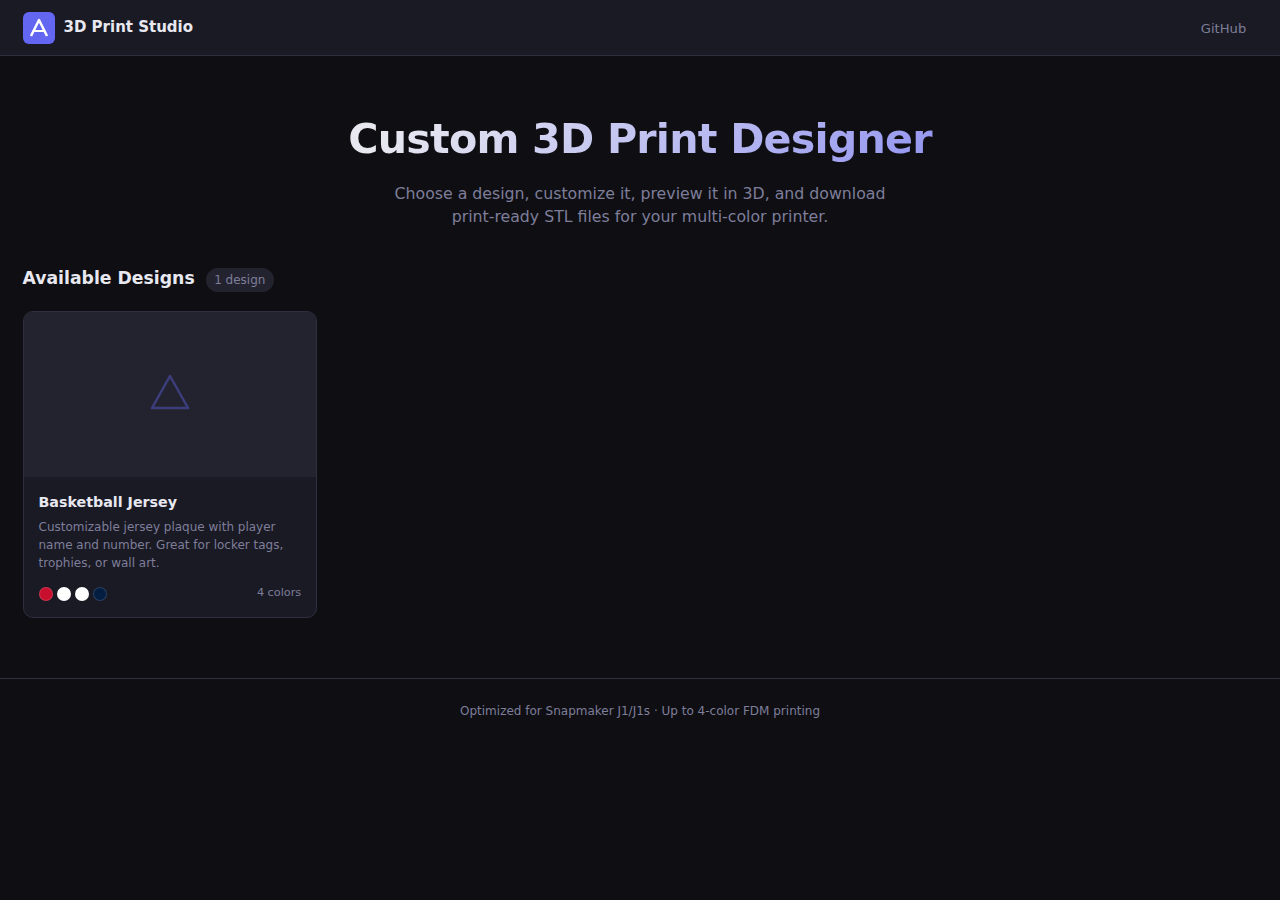
<file: index.html>
<!DOCTYPE html>
<html lang="en">
<head>
  <meta charset="UTF-8" />
  <meta name="viewport" content="width=device-width, initial-scale=1.0" />
  <title>Custom 3D Print Studio</title>
  <link rel="stylesheet" href="css/styles.css" />
</head>
<body>
  <header class="site-header">
    <div class="header-inner">
      <div class="logo">
        <svg width="32" height="32" viewBox="0 0 32 32" fill="none" aria-hidden="true">
          <rect width="32" height="32" rx="6" fill="#6366f1"/>
          <path d="M8 24 L16 8 L24 24" stroke="white" stroke-width="2.5" stroke-linejoin="round" fill="none"/>
          <path d="M10.5 19h11" stroke="white" stroke-width="2" stroke-linecap="round"/>
        </svg>
        <span>3D Print Studio</span>
      </div>
      <nav class="header-nav">
        <a href="https://github.com/KJLJon/Custom-3d-printer-designs" target="_blank" rel="noopener" class="nav-link">
          GitHub
        </a>
      </nav>
    </div>
  </header>

  <main>
    <section class="hero">
      <h1>Custom 3D Print Designer</h1>
      <p>Choose a design, customize it, preview it in 3D, and download print-ready STL files
         for your multi-color printer.</p>
    </section>

    <section class="design-grid-section">
      <div class="section-header">
        <h2>Available Designs</h2>
        <span class="design-count" id="design-count"></span>
      </div>
      <div class="design-grid" id="design-grid">
        <!-- Populated by JS -->
      </div>
    </section>
  </main>

  <footer class="site-footer">
    <p>Optimized for Snapmaker J1/J1s · Up to 4-color FDM printing</p>
  </footer>

  <script type="importmap">
  {
    "imports": {
      "three": "https://unpkg.com/three@0.160.0/build/three.module.js",
      "three/addons/": "https://unpkg.com/three@0.160.0/examples/jsm/"
    }
  }
  </script>
  <script type="module">
    import { designs } from './js/core/design-registry.js';

    const grid = document.getElementById('design-grid');
    const countEl = document.getElementById('design-count');

    countEl.textContent = `${designs.length} design${designs.length !== 1 ? 's' : ''}`;

    designs.forEach(design => {
      const card = document.createElement('a');
      card.className = 'design-card';
      card.href = `viewer.html?design=${design.id}`;

      const swatches = design.colorRegions
        .slice(0, 4)
        .map(r => `<span class="swatch" style="background:${r.default}" title="${r.label}"></span>`)
        .join('');

      card.innerHTML = `
        <div class="card-thumb">
          ${design.thumbnail
            ? `<img src="${design.thumbnail}" alt="${design.name}" loading="lazy" />`
            : `<div class="card-thumb-placeholder" aria-hidden="true">
                 <svg width="48" height="48" viewBox="0 0 48 48" fill="none">
                   <path d="M24 6 L42 38 H6 Z" stroke="#6366f1" stroke-width="2.5" fill="none" stroke-linejoin="round"/>
                 </svg>
               </div>`
          }
        </div>
        <div class="card-body">
          <h3 class="card-title">${design.name}</h3>
          <p class="card-desc">${design.description}</p>
          <div class="card-meta">
            <div class="swatch-row">${swatches}</div>
            <span class="color-count">${design.colorRegions.length} color${design.colorRegions.length !== 1 ? 's' : ''}</span>
          </div>
        </div>
      `;
      grid.appendChild(card);
    });
  </script>
</body>
</html>
</file>
<file: css/styles.css>
/* ── Reset & base ────────────────────────────────────────────────────────── */
*, *::before, *::after { box-sizing: border-box; margin: 0; padding: 0; }

:root {
  --bg:          #0f0f13;
  --bg-surface:  #1a1a24;
  --bg-elevated: #23232f;
  --border:      #2e2e3f;
  --text:        #e8e8f0;
  --text-muted:  #7e7e9a;
  --accent:      #6366f1;
  --accent-dim:  #4f52cc;
  --accent-glow: rgba(99,102,241,.25);
  --success:     #22c55e;
  --danger:      #ef4444;
  --radius:      10px;
  --radius-sm:   6px;
  --sidebar-w:   320px;
  --header-h:    56px;
  --transition:  150ms ease;
  font-size: 15px;
}

html, body {
  height: 100%;
  background: var(--bg);
  color: var(--text);
  font-family: system-ui, -apple-system, 'Segoe UI', sans-serif;
  line-height: 1.5;
  -webkit-font-smoothing: antialiased;
}

a { color: var(--accent); text-decoration: none; }
a:hover { text-decoration: underline; }

/* ── Header ─────────────────────────────────────────────────────────────── */
.site-header {
  position: sticky;
  top: 0;
  z-index: 100;
  height: var(--header-h);
  background: var(--bg-surface);
  border-bottom: 1px solid var(--border);
  backdrop-filter: blur(8px);
}
.header-inner {
  max-width: 1280px;
  margin: 0 auto;
  height: 100%;
  padding: 0 1.5rem;
  display: flex;
  align-items: center;
  gap: 1rem;
}

.logo {
  display: flex;
  align-items: center;
  gap: .6rem;
  font-weight: 600;
  font-size: 1rem;
  color: var(--text);
  text-decoration: none;
  flex-shrink: 0;
}
.logo:hover { text-decoration: none; color: var(--accent); }
.logo svg rect { transition: fill var(--transition); }

.back-link {
  color: var(--text-muted);
  font-size: .875rem;
  font-weight: 500;
}
.back-link:hover { color: var(--text); text-decoration: none; }

.viewer-title {
  font-size: 1rem;
  font-weight: 600;
  flex: 1;
  text-align: center;
  overflow: hidden;
  white-space: nowrap;
  text-overflow: ellipsis;
}

.header-nav { margin-left: auto; }
.nav-link {
  font-size: .875rem;
  color: var(--text-muted);
  padding: .3rem .75rem;
  border-radius: var(--radius-sm);
  transition: color var(--transition), background var(--transition);
}
.nav-link:hover { color: var(--text); background: var(--bg-elevated); text-decoration: none; }

/* ── Landing page ────────────────────────────────────────────────────────── */
main {
  max-width: 1280px;
  margin: 0 auto;
  padding: 0 1.5rem 4rem;
}

.hero {
  padding: 3.5rem 0 2.5rem;
  text-align: center;
}
.hero h1 {
  font-size: clamp(1.8rem, 4vw, 2.75rem);
  font-weight: 700;
  letter-spacing: -.02em;
  background: linear-gradient(135deg, #e8e8f0 30%, #6366f1);
  -webkit-background-clip: text;
  -webkit-text-fill-color: transparent;
  background-clip: text;
  margin-bottom: .75rem;
}
.hero p {
  color: var(--text-muted);
  max-width: 520px;
  margin: 0 auto;
  font-size: 1.05rem;
}

.section-header {
  display: flex;
  align-items: baseline;
  gap: .75rem;
  margin-bottom: 1.25rem;
}
.section-header h2 {
  font-size: 1.15rem;
  font-weight: 600;
}
.design-count {
  font-size: .8rem;
  color: var(--text-muted);
  background: var(--bg-elevated);
  padding: .2rem .55rem;
  border-radius: 99px;
}

/* ── Design grid ─────────────────────────────────────────────────────────── */
.design-grid {
  display: grid;
  grid-template-columns: repeat(auto-fill, minmax(240px, 1fr));
  gap: 1.25rem;
}

.design-card {
  display: flex;
  flex-direction: column;
  background: var(--bg-surface);
  border: 1px solid var(--border);
  border-radius: var(--radius);
  overflow: hidden;
  text-decoration: none;
  color: var(--text);
  transition: border-color var(--transition), box-shadow var(--transition), transform var(--transition);
}
.design-card:hover {
  border-color: var(--accent);
  box-shadow: 0 0 0 1px var(--accent), 0 8px 32px var(--accent-glow);
  transform: translateY(-2px);
  text-decoration: none;
}

.card-thumb {
  aspect-ratio: 16/9;
  background: var(--bg-elevated);
  display: flex;
  align-items: center;
  justify-content: center;
  overflow: hidden;
}
.card-thumb img { width: 100%; height: 100%; object-fit: cover; }
.card-thumb-placeholder {
  display: flex;
  align-items: center;
  justify-content: center;
  width: 100%; height: 100%;
  opacity: .4;
}

.card-body { padding: 1rem; flex: 1; display: flex; flex-direction: column; gap: .35rem; }
.card-title { font-size: .95rem; font-weight: 600; }
.card-desc { font-size: .8rem; color: var(--text-muted); flex: 1; }
.card-meta {
  display: flex;
  align-items: center;
  justify-content: space-between;
  margin-top: .5rem;
}
.swatch-row { display: flex; gap: 4px; }
.swatch {
  width: 14px; height: 14px;
  border-radius: 50%;
  border: 1.5px solid rgba(255,255,255,.15);
  display: inline-block;
}
.color-count { font-size: .75rem; color: var(--text-muted); }

/* ── Viewer layout ───────────────────────────────────────────────────────── */
.viewer-page { display: flex; flex-direction: column; height: 100vh; overflow: hidden; }

.viewer-layout {
  display: flex;
  flex: 1;
  overflow: hidden;
  height: calc(100vh - var(--header-h));
}

/* ── Sidebar ─────────────────────────────────────────────────────────────── */
.sidebar {
  width: var(--sidebar-w);
  flex-shrink: 0;
  background: var(--bg-surface);
  border-right: 1px solid var(--border);
  overflow-y: auto;
  display: flex;
  flex-direction: column;
  gap: 0;
}

.sidebar-section {
  padding: 1.1rem 1.25rem;
  border-bottom: 1px solid var(--border);
}

.sidebar-heading {
  font-size: .7rem;
  font-weight: 700;
  letter-spacing: .1em;
  text-transform: uppercase;
  color: var(--text-muted);
  margin-bottom: .85rem;
}

/* ── Form inputs ─────────────────────────────────────────────────────────── */
.form-group {
  display: flex;
  flex-direction: column;
  gap: .35rem;
  margin-bottom: .85rem;
}
.form-group:last-child { margin-bottom: 0; }

.form-label {
  font-size: .8rem;
  font-weight: 500;
  color: var(--text-muted);
}

.form-input,
.form-select {
  background: var(--bg-elevated);
  border: 1px solid var(--border);
  border-radius: var(--radius-sm);
  color: var(--text);
  padding: .5rem .7rem;
  font-size: .9rem;
  font-family: inherit;
  width: 100%;
  outline: none;
  transition: border-color var(--transition), box-shadow var(--transition);
}
.form-input:focus,
.form-select:focus {
  border-color: var(--accent);
  box-shadow: 0 0 0 2px var(--accent-glow);
}
.form-select { cursor: pointer; }
.form-input[type="number"] { -moz-appearance: textfield; }
.form-input[type="number"]::-webkit-outer-spin-button,
.form-input[type="number"]::-webkit-inner-spin-button { -webkit-appearance: none; }

.form-hint { font-size: .72rem; color: var(--text-muted); }

/* checkbox */
.form-check {
  display: flex;
  align-items: center;
  gap: .5rem;
}
.form-check input[type="checkbox"] {
  width: 16px; height: 16px;
  accent-color: var(--accent);
  cursor: pointer;
}

/* ── Color swatches ─────────────────────────────────────────────────────── */
.color-region-row {
  display: flex;
  align-items: center;
  justify-content: space-between;
  gap: .5rem;
  margin-bottom: .65rem;
}
.color-region-row:last-child { margin-bottom: 0; }

.color-region-label { font-size: .82rem; color: var(--text); flex: 1; }

.color-picker-wrap {
  position: relative;
  width: 30px; height: 30px;
  border-radius: var(--radius-sm);
  border: 1.5px solid var(--border);
  overflow: hidden;
  cursor: pointer;
  flex-shrink: 0;
  transition: border-color var(--transition);
}
.color-picker-wrap:hover { border-color: var(--accent); }
.color-picker-wrap input[type="color"] {
  position: absolute;
  inset: -4px;
  width: calc(100% + 8px);
  height: calc(100% + 8px);
  border: none;
  padding: 0;
  cursor: pointer;
  opacity: 0;
}
.color-swatch-preview {
  position: absolute;
  inset: 0;
  pointer-events: none;
}

/* ── Buttons ─────────────────────────────────────────────────────────────── */
.btn {
  display: inline-flex;
  align-items: center;
  justify-content: center;
  gap: .4rem;
  padding: .55rem 1rem;
  border-radius: var(--radius-sm);
  font-size: .875rem;
  font-weight: 500;
  font-family: inherit;
  border: none;
  cursor: pointer;
  transition: background var(--transition), box-shadow var(--transition), opacity var(--transition);
}
.btn:disabled { opacity: .45; cursor: not-allowed; }

.btn-primary {
  background: var(--accent);
  color: #fff;
  width: 100%;
  margin-top: .75rem;
}
.btn-primary:hover:not(:disabled) {
  background: var(--accent-dim);
  box-shadow: 0 0 0 2px var(--accent-glow);
}

.btn-secondary {
  background: var(--bg-elevated);
  color: var(--text);
  border: 1px solid var(--border);
  width: 100%;
  margin-bottom: .4rem;
}
.btn-secondary:hover:not(:disabled) {
  background: var(--border);
}

.export-hint {
  font-size: .75rem;
  color: var(--text-muted);
  margin-bottom: .85rem;
  line-height: 1.4;
}

/* ── Canvas area ─────────────────────────────────────────────────────────── */
.canvas-area {
  flex: 1;
  position: relative;
  overflow: hidden;
  background: #080810;
}

#three-canvas {
  display: block;
  width: 100%;
  height: 100%;
}

.canvas-overlay {
  position: absolute;
  inset: 0;
  display: flex;
  flex-direction: column;
  align-items: center;
  justify-content: center;
  gap: 1rem;
  background: rgba(8,8,16,.75);
  backdrop-filter: blur(4px);
  color: var(--text-muted);
  font-size: .9rem;
}

.spinner {
  width: 36px; height: 36px;
  border: 3px solid var(--border);
  border-top-color: var(--accent);
  border-radius: 50%;
  animation: spin .8s linear infinite;
}
@keyframes spin { to { transform: rotate(360deg); } }

.canvas-controls-hint {
  position: absolute;
  bottom: 1rem;
  left: 50%;
  transform: translateX(-50%);
  font-size: .72rem;
  color: var(--text-muted);
  background: rgba(8,8,16,.6);
  padding: .3rem .75rem;
  border-radius: 99px;
  pointer-events: none;
  white-space: nowrap;
}

.canvas-error {
  position: absolute;
  inset: 0;
  display: flex;
  flex-direction: column;
  align-items: center;
  justify-content: center;
  gap: .75rem;
  color: var(--text-muted);
  padding: 2rem;
  text-align: center;
}
.canvas-error p { font-size: .9rem; max-width: 340px; }

/* ── Print guide ─────────────────────────────────────────────────────────── */
.print-guide { font-size: .8rem; color: var(--text-muted); line-height: 1.5; }
.print-guide ol, .print-guide ul { padding-left: 1.2rem; margin-top: .4rem; }
.print-guide li { margin-bottom: .3rem; }
.print-guide strong { color: var(--text); }

/* ── Footer ─────────────────────────────────────────────────────────────── */
.site-footer {
  padding: 1.5rem;
  text-align: center;
  font-size: .8rem;
  color: var(--text-muted);
  border-top: 1px solid var(--border);
}

/* ── Scrollbar ───────────────────────────────────────────────────────────── */
::-webkit-scrollbar { width: 6px; }
::-webkit-scrollbar-track { background: transparent; }
::-webkit-scrollbar-thumb { background: var(--border); border-radius: 3px; }
::-webkit-scrollbar-thumb:hover { background: var(--text-muted); }

/* ── Responsive ──────────────────────────────────────────────────────────── */
@media (max-width: 640px) {
  :root { --sidebar-w: 100vw; }
  .viewer-layout { flex-direction: column; }
  .sidebar { width: 100%; height: 50vh; overflow-y: auto; border-right: none; border-bottom: 1px solid var(--border); }
  .canvas-area { height: 50vh; }
}
</file>
